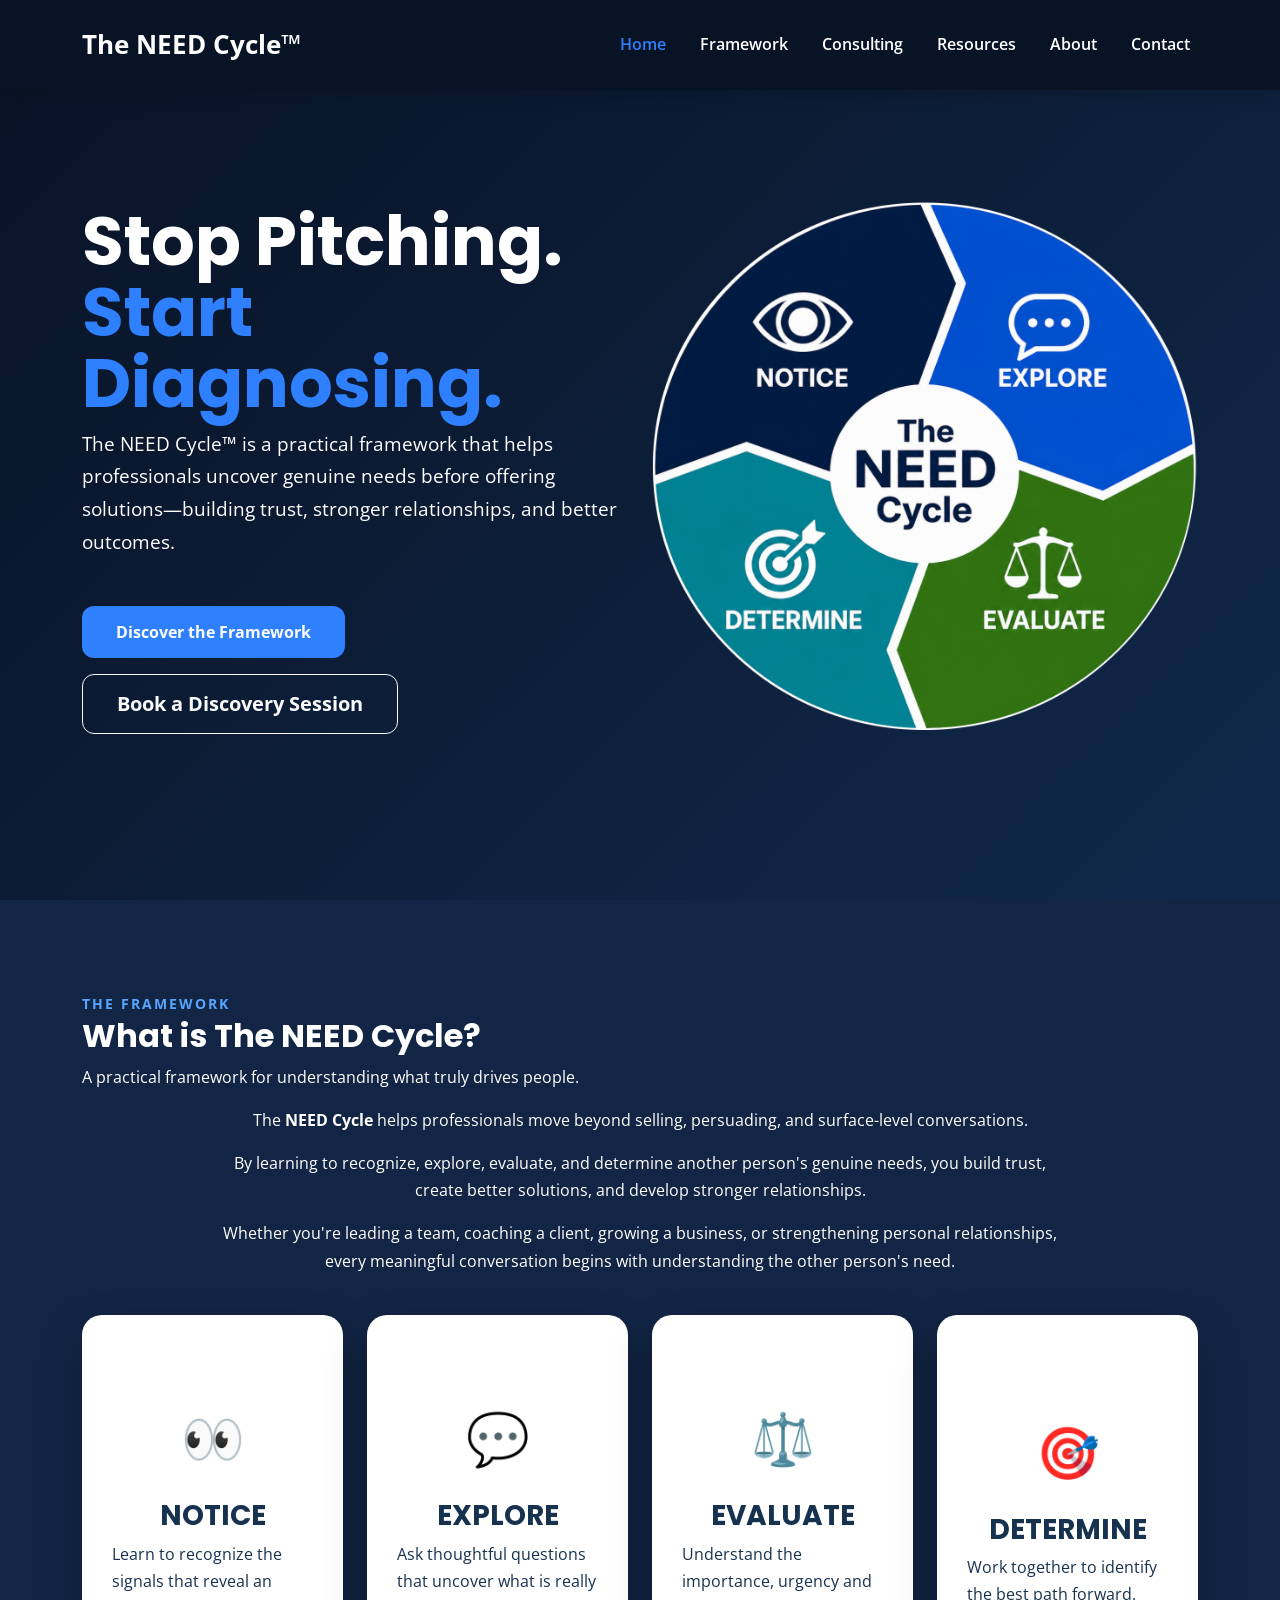
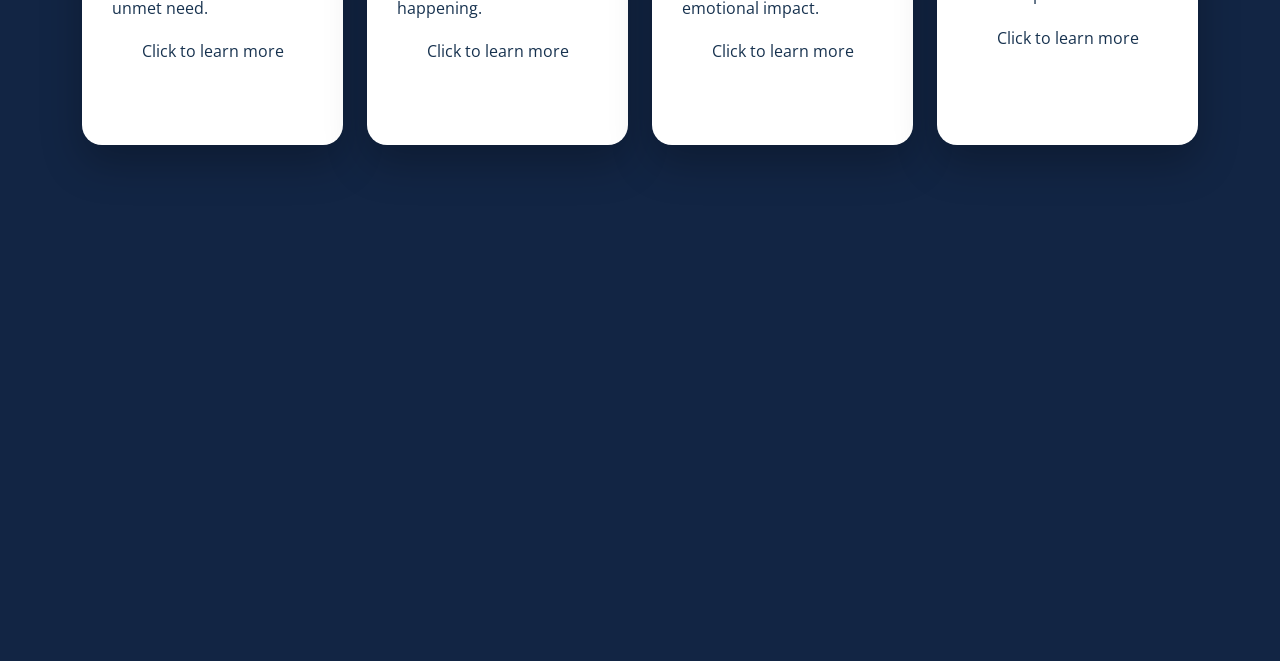
<file: index.html>
<!DOCTYPE html>
<html lang="en">

<head>

    <meta charset="UTF-8">
    <meta name="viewport" content="width=device-width, initial-scale=1.0">

    <title>The NEED Cycle™</title>

    <!-- Bootstrap -->
    <link href="https://cdn.jsdelivr.net/npm/bootstrap@5.3.7/dist/css/bootstrap.min.css" rel="stylesheet">

    <!-- Google Fonts -->
    <link href="https://fonts.googleapis.com/css2?family=Poppins:wght@300;400;600;700;800&family=Open+Sans:wght@300;400;600&display=swap" rel="stylesheet">

    <!-- Custom CSS -->
    <link rel="stylesheet" href="styles.css">

</head>

<body>

<!-- ===========================
     Navigation
=========================== -->

<nav class="navbar navbar-expand-lg navbar-dark fixed-top">

    <div class="container">

        <a class="navbar-brand fw-bold" href="index.html">
            The NEED Cycle™
        </a>

        <button class="navbar-toggler" type="button"
                data-bs-toggle="collapse"
                data-bs-target="#navbar">

            <span class="navbar-toggler-icon"></span>

        </button>

        <div class="collapse navbar-collapse" id="navbar">

            <ul class="navbar-nav ms-auto">

                <li class="nav-item">
                    <a class="nav-link active" href="index.html">Home</a>
                </li>

                <li class="nav-item">
                    <a class="nav-link" href="framework.html">Framework</a>
                </li>

                <li class="nav-item">
                    <a class="nav-link" href="consulting.html">Consulting</a>
                </li>

                <li class="nav-item">
                    <a class="nav-link" href="resources.html">Resources</a>
                </li>

                <li class="nav-item">
                    <a class="nav-link" href="about.html">About</a>
                </li>

                <li class="nav-item">
                    <a class="nav-link" href="contact.html">Contact</a>
                </li>

            </ul>

        </div>

    </div>

</nav>

<!-- ===========================
     Hero Section
=========================== -->

<section class="hero">

<div class="container">

<div class="row align-items-center">

<div class="col-lg-6">

<h1>

Stop Pitching.<br>

<span>Start Diagnosing.</span>

</h1>

<p>

The NEED Cycle™ is a practical framework that helps professionals uncover genuine needs before offering solutions—building trust, stronger relationships, and better outcomes.

</p>

<div class="mt-5 d-flex flex-wrap gap-3">

<a href="#about-framework" class="btn btn-primary">
    Discover the Framework
</a>

<a href="contact.html" class="btn btn-outline-light btn-lg">

Book a Discovery Session

</a>

</div>

</div>

<div class="col-lg-6 text-center">

    <img
        src="images/need-cycle-wheel.png"
        alt="The NEED Cycle Framework"
        class="img-fluid hero-wheel">

</div>

</div>

</div>

</section>

<!-- ==========================
     WHAT IS THE NEED CYCLE
===========================-->

<section id="about-framework">

    <div class="container">

        <div class="section-divider"></div>

        <div class="section-heading">

            <span class="section-tag">
                THE FRAMEWORK
            </span>

            <h2>
                What is The NEED Cycle?
            </h2>

            <p class="section-subtitle">
                A practical framework for understanding what truly drives people.
            </p>

        </div>

        <div class="framework-intro">

            <p>

                The <strong>NEED Cycle</strong> helps professionals move beyond
                selling, persuading, and surface-level conversations.

            </p>

            <p>

                By learning to recognize, explore, evaluate, and determine
                another person's genuine needs, you build trust, create better
                solutions, and develop stronger relationships.

            </p>

            <p>

                Whether you're leading a team, coaching a client, growing a
                business, or strengthening personal relationships, every
                meaningful conversation begins with understanding the other
                person's need.

            </p>

        </div>

        <div class="row g-4 mt-2 justify-content-center">

    <div class="col-md-6 col-xl-3">

        <div class="flip-card" tabindex="0">

            <div class="flip-card-inner">

                <div class="flip-card-front">

                    <div class="need-icon">
                        👀
                    </div>

                    <h3>NOTICE</h3>

                    <p>
                        Learn to recognize the signals that reveal an unmet need.
                    </p>

                    <span class="flip-hint">
                        Click to learn more
                    </span>

                </div>

                <div class="flip-card-back">

                    <h3>NOTICE</h3>

                    <p class="mini-title">
                        Purpose
                    </p>

                    <p>
                        Recognize that a genuine need exists before attempting to solve anything.
                    </p>

                    <ul>

                        <li>Listen for emotion</li>

                        <li>Watch body language</li>

                        <li>Notice repeated concerns</li>

                        <li>Pay attention to hesitation</li>

                    </ul>

                    <p class="quote">

                        "The first need you hear isn't always the real need."

                    </p>

                </div>

            </div>

        </div>

    </div>



    <div class="col-md-6 col-xl-3">

        <div class="flip-card" tabindex="0">

            <div class="flip-card-inner">

                <div class="flip-card-front">

                    <div class="need-icon">
                        💬
                    </div>

                    <h3>EXPLORE</h3>

                    <p>
                        Ask thoughtful questions that uncover what is really happening.
                    </p>

                    <span class="flip-hint">

                        Click to learn more

                    </span>

                </div>

                <div class="flip-card-back">

                    <h3>EXPLORE</h3>

                    <p class="mini-title">

                        Purpose

                    </p>

                    <p>

                        Discover the real story before offering solutions.

                    </p>

                    <ul>

                        <li>Ask open questions</li>

                        <li>Listen more than you speak</li>

                        <li>Stay curious</li>

                        <li>Avoid assumptions</li>

                    </ul>

                </div>

            </div>

        </div>

    </div>



    <div class="col-md-6 col-xl-3">

        <div class="flip-card" tabindex="0">

            <div class="flip-card-inner">

                <div class="flip-card-front">

                    <div class="need-icon">

                        ⚖️

                    </div>

                    <h3>EVALUATE</h3>

                    <p>

                        Understand the importance, urgency and emotional impact.

                    </p>

                    <span class="flip-hint">

                        Click to learn more

                    </span>

                </div>

                <div class="flip-card-back">

                    <h3>EVALUATE</h3>

                    <p class="mini-title">

                        Purpose

                    </p>

                    <p>

                        Measure what truly matters before moving forward.

                    </p>

                    <ul>

                        <li>How important is it?</li>

                        <li>What's the cost?</li>

                        <li>Who is affected?</li>

                        <li>What emotions exist?</li>

                    </ul>

                </div>

            </div>

        </div>

    </div>



    <div class="col-md-6 col-xl-3">

        <div class="flip-card" tabindex="0">

            <div class="flip-card-inner">

                <div class="flip-card-front">

                    <div class="need-icon">

                        🎯

                    </div>

                    <h3>DETERMINE</h3>

                    <p>

                        Work together to identify the best path forward.

                    </p>

                    <span class="flip-hint">

                        Click to learn more

                    </span>

                </div>

                <div class="flip-card-back">

                    <h3>DETERMINE</h3>

                    <p class="mini-title">

                        Purpose

                    </p>

                    <p>

                        Agree on meaningful action together.

                    </p>

                    <ul>

                        <li>Choose the best solution</li>

                        <li>Create a plan</li>

                        <li>Remove barriers</li>

                        <li>Commit to action</li>

                    </ul>

                </div>

            </div>

        </div>

    </div>



    <div id="lesson-complete" class="lesson-complete">

    <div class="completion-icon">
        🎉
    </div>

    <h3>Congratulations!</h3>

    <p>
        You've just completed your first lesson in
        <strong>The NEED Cycle™.</strong>
    </p>

    <p>
        Understanding another person's genuine needs is the
        foundation of stronger leadership, better sales,
        deeper coaching, and healthier relationships.
    </p>

    <a href="#" class="btn btn-primary btn-lg mt-3">
        Continue Your Journey →
    </a>

</div>

</div> <!-- lesson-complete -->

</div> <!-- row -->

</div> <!-- container -->

</section>

<script src="https://cdn.jsdelivr.net/npm/bootstrap@5.3.7/dist/js/bootstrap.bundle.min.js"></script>

<script src="script.js"></script>

</body>

</html>
</file>
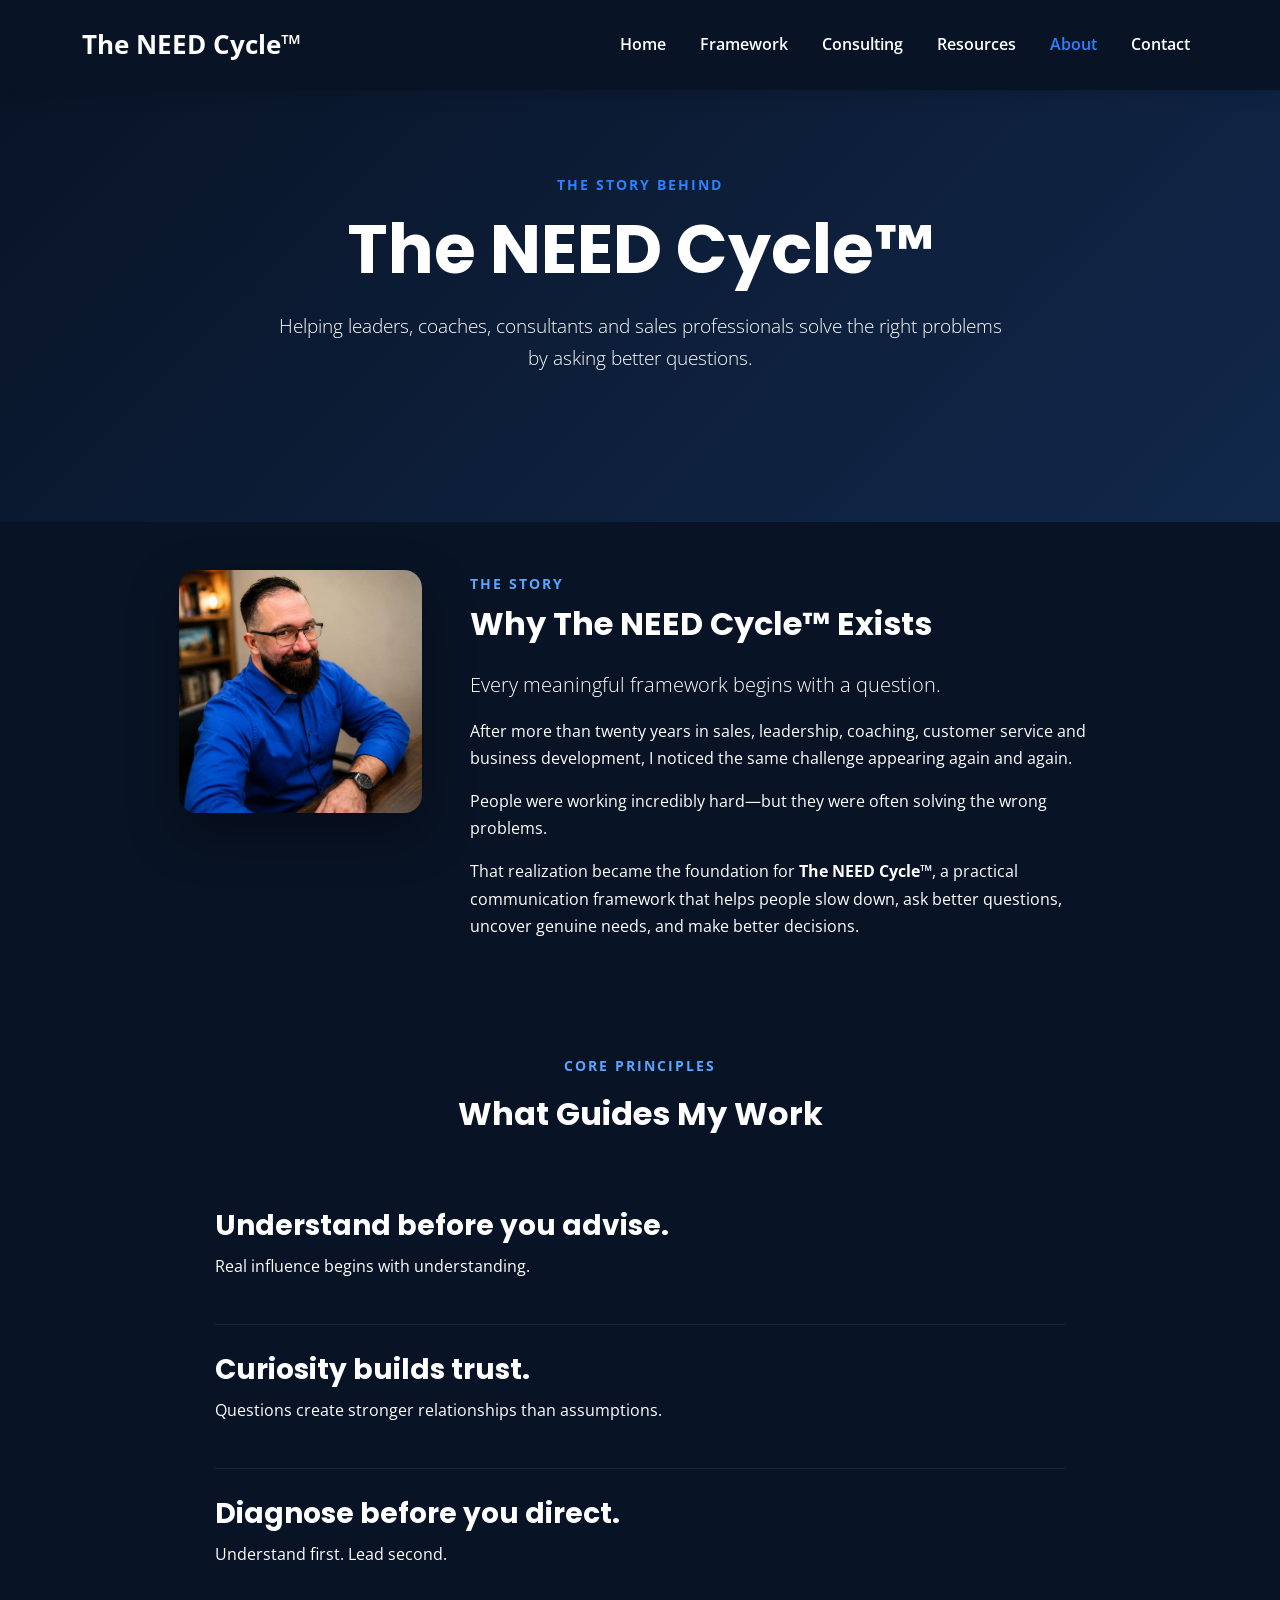
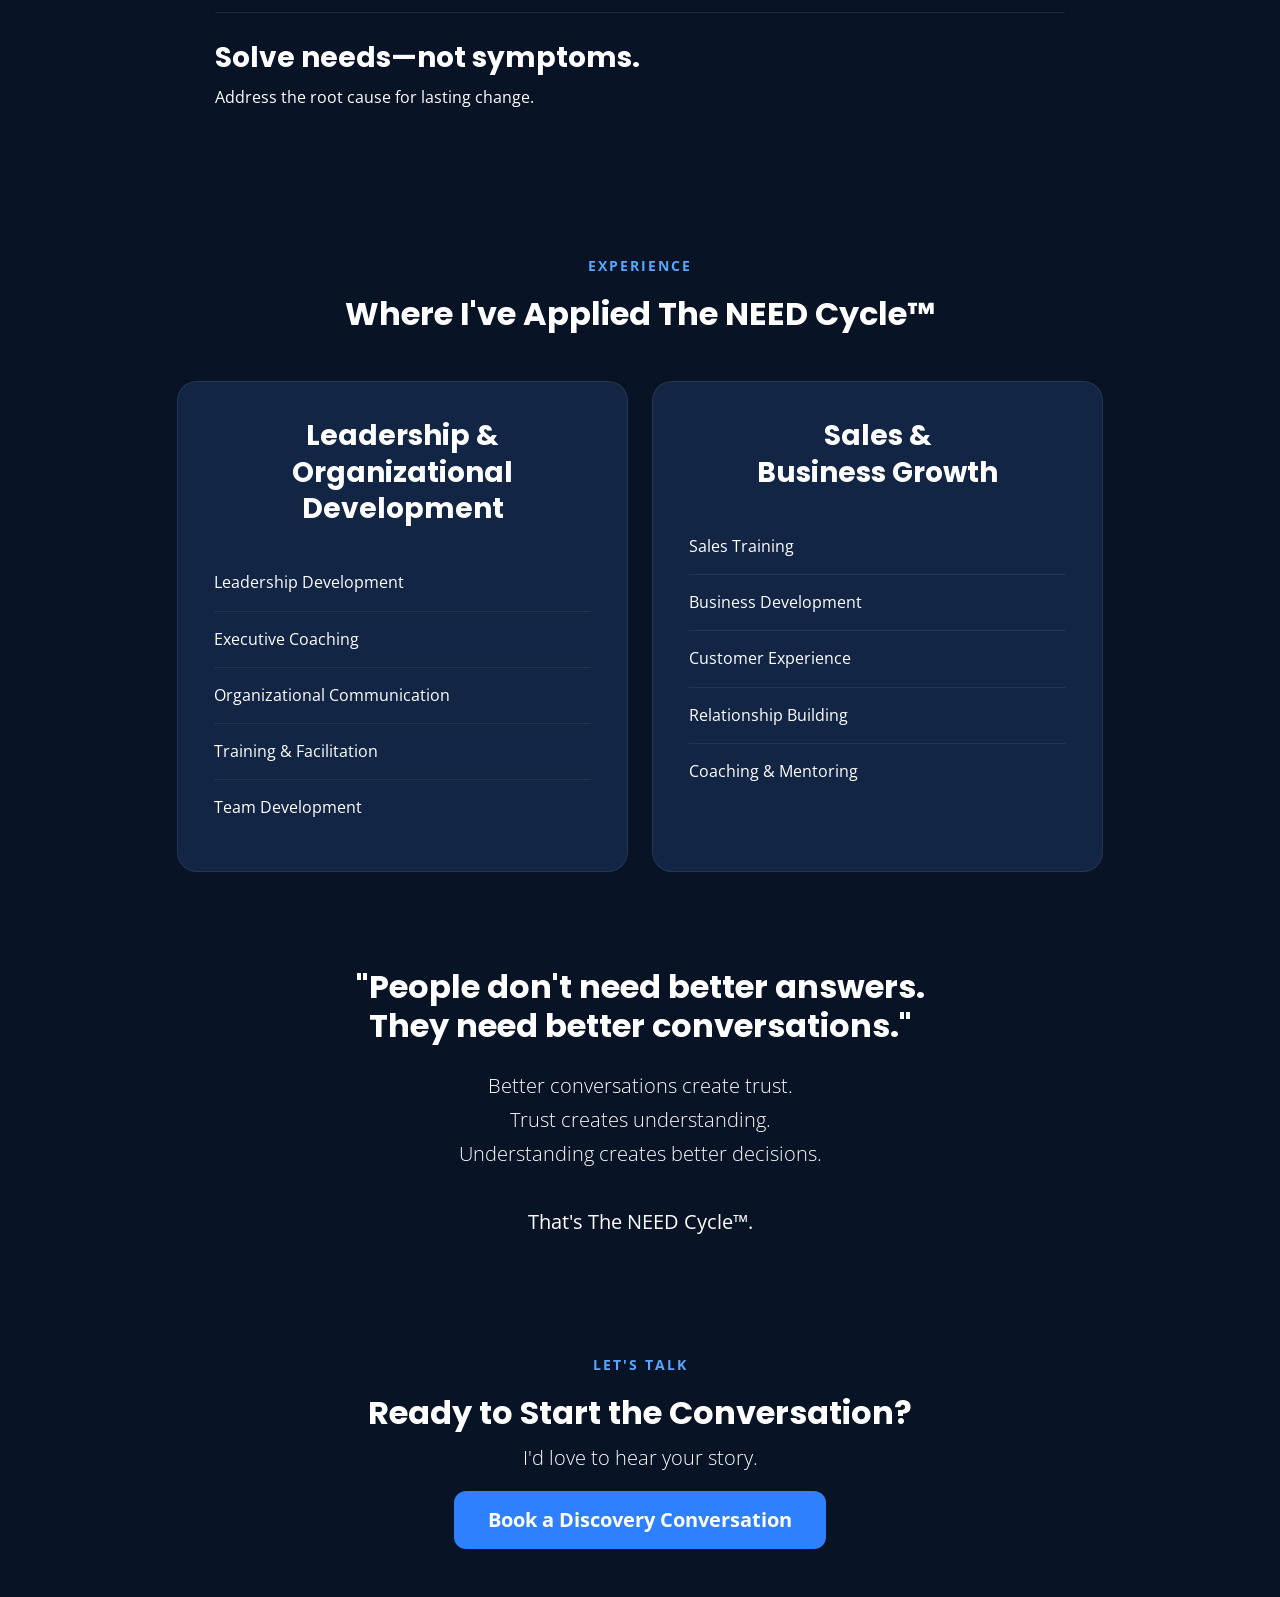
<file: about.html>
<!DOCTYPE html>
<html lang="en">
<head>
<meta charset="UTF-8">
<meta name="viewport" content="width=device-width, initial-scale=1.0">
<title>About | The NEED Cycle™</title>

<link href="https://cdn.jsdelivr.net/npm/bootstrap@5.3.7/dist/css/bootstrap.min.css" rel="stylesheet">
<link href="https://fonts.googleapis.com/css2?family=Poppins:wght@300;400;600;700;800&family=Open+Sans:wght@300;400;600&display=swap" rel="stylesheet">
<link rel="stylesheet" href="styles.css">
</head>
<body>

<nav class="navbar navbar-expand-lg navbar-dark fixed-top">
<div class="container">
<a class="navbar-brand fw-bold" href="index.html">The NEED Cycle™</a>

<button class="navbar-toggler" type="button" data-bs-toggle="collapse" data-bs-target="#navbar">
<span class="navbar-toggler-icon"></span>
</button>

<div class="collapse navbar-collapse" id="navbar">
<ul class="navbar-nav ms-auto">
<li class="nav-item"><a class="nav-link" href="index.html">Home</a></li>
<li class="nav-item"><a class="nav-link" href="framework.html">Framework</a></li>
<li class="nav-item"><a class="nav-link" href="consulting.html">Consulting</a></li>
<li class="nav-item"><a class="nav-link" href="resources.html">Resources</a></li>
<li class="nav-item"><a class="nav-link active" href="about.html">About</a></li>
<li class="nav-item"><a class="nav-link" href="contact.html">Contact</a></li>
</ul>
</div>
</div>
</nav>

<section class="hero hero-sm">
<div class="container">
<div class="row justify-content-center text-center">
<div class="col-lg-8">
<span class="section-tag">THE STORY BEHIND</span>
<h1 class="mt-3">The NEED Cycle™</h1>
<p class="lead mt-4">Helping leaders, coaches, consultants and sales professionals solve the right problems by asking better questions.</p>
</div>
</div>
</div>
</section>

<section class="py-5">
<div class="container">
<div class="row justify-content-center align-items-start g-5">

<div class="col-lg-3 text-center">
<img src="images/kevin-young.jpg" class="img-fluid about-photo" alt="Kevin Young">
</div>

<div class="col-lg-7">
<span class="section-tag">THE STORY</span>
<h2 class="mt-2 mb-4">Why The NEED Cycle™ Exists</h2>

<p class="lead">Every meaningful framework begins with a question.</p>

<p>After more than twenty years in sales, leadership, coaching, customer service and business development, I noticed the same challenge appearing again and again.</p>

<p>People were working incredibly hard—but they were often solving the wrong problems.</p>

<p>That realization became the foundation for <strong>The NEED Cycle™</strong>, a practical communication framework that helps people slow down, ask better questions, uncover genuine needs, and make better decisions.</p>
</div>

</div>
</div>
</section>

<section class="py-5 about-dark">
<div class="container">
<div class="text-center mb-5">
<span class="section-tag">CORE PRINCIPLES</span>
<h2 class="text-white mt-3">What Guides My Work</h2>
</div>

<div class="principles">
<div class="belief-item"><h3>Understand before you advise.</h3><p>Real influence begins with understanding.</p></div>
<div class="belief-item"><h3>Curiosity builds trust.</h3><p>Questions create stronger relationships than assumptions.</p></div>
<div class="belief-item"><h3>Diagnose before you direct.</h3><p>Understand first. Lead second.</p></div>
<div class="belief-item"><h3>Solve needs—not symptoms.</h3><p>Address the root cause for lasting change.</p></div>
</div>
</div>
</section>

<section class="py-5">
<div class="container">
<div class="text-center mb-5">
<span class="section-tag">EXPERIENCE</span>
<h2 class="mt-3">Where I've Applied The NEED Cycle™</h2>
</div>

<div class="row justify-content-center g-4">

<div class="col-lg-5">
<div class="expertise-card">
<h3>Leadership &<br>Organizational Development</h3>
<ul class="experience-list">
<li>Leadership Development</li>
<li>Executive Coaching</li>
<li>Organizational Communication</li>
<li>Training & Facilitation</li>
<li>Team Development</li>
</ul>
</div>
</div>

<div class="col-lg-5">
<div class="expertise-card">
<h3>Sales &<br>Business Growth</h3>
<ul class="experience-list">
<li>Sales Training</li>
<li>Business Development</li>
<li>Customer Experience</li>
<li>Relationship Building</li>
<li>Coaching & Mentoring</li>
</ul>
</div>
</div>

</div>
</div>
</section>

<section class="py-5 about-dark text-center">
<div class="container">
<h2>"People don't need better answers.<br>They need better conversations."</h2>
<p class="lead mt-4">Better conversations create trust.<br>Trust creates understanding.<br>Understanding creates better decisions.<br><br><strong>That's The NEED Cycle™.</strong></p>
</div>
</section>

<section class="py-5 text-center">
<div class="container">
<span class="section-tag">LET'S TALK</span>
<h2 class="mt-3">Ready to Start the Conversation?</h2>
<p class="lead">I'd love to hear your story.</p>
<a href="contact.html" class="btn btn-primary btn-lg">Book a Discovery Conversation</a>
</div>
</section>

<script src="https://cdn.jsdelivr.net/npm/bootstrap@5.3.7/dist/js/bootstrap.bundle.min.js"></script>
</body>
</html>
</file>
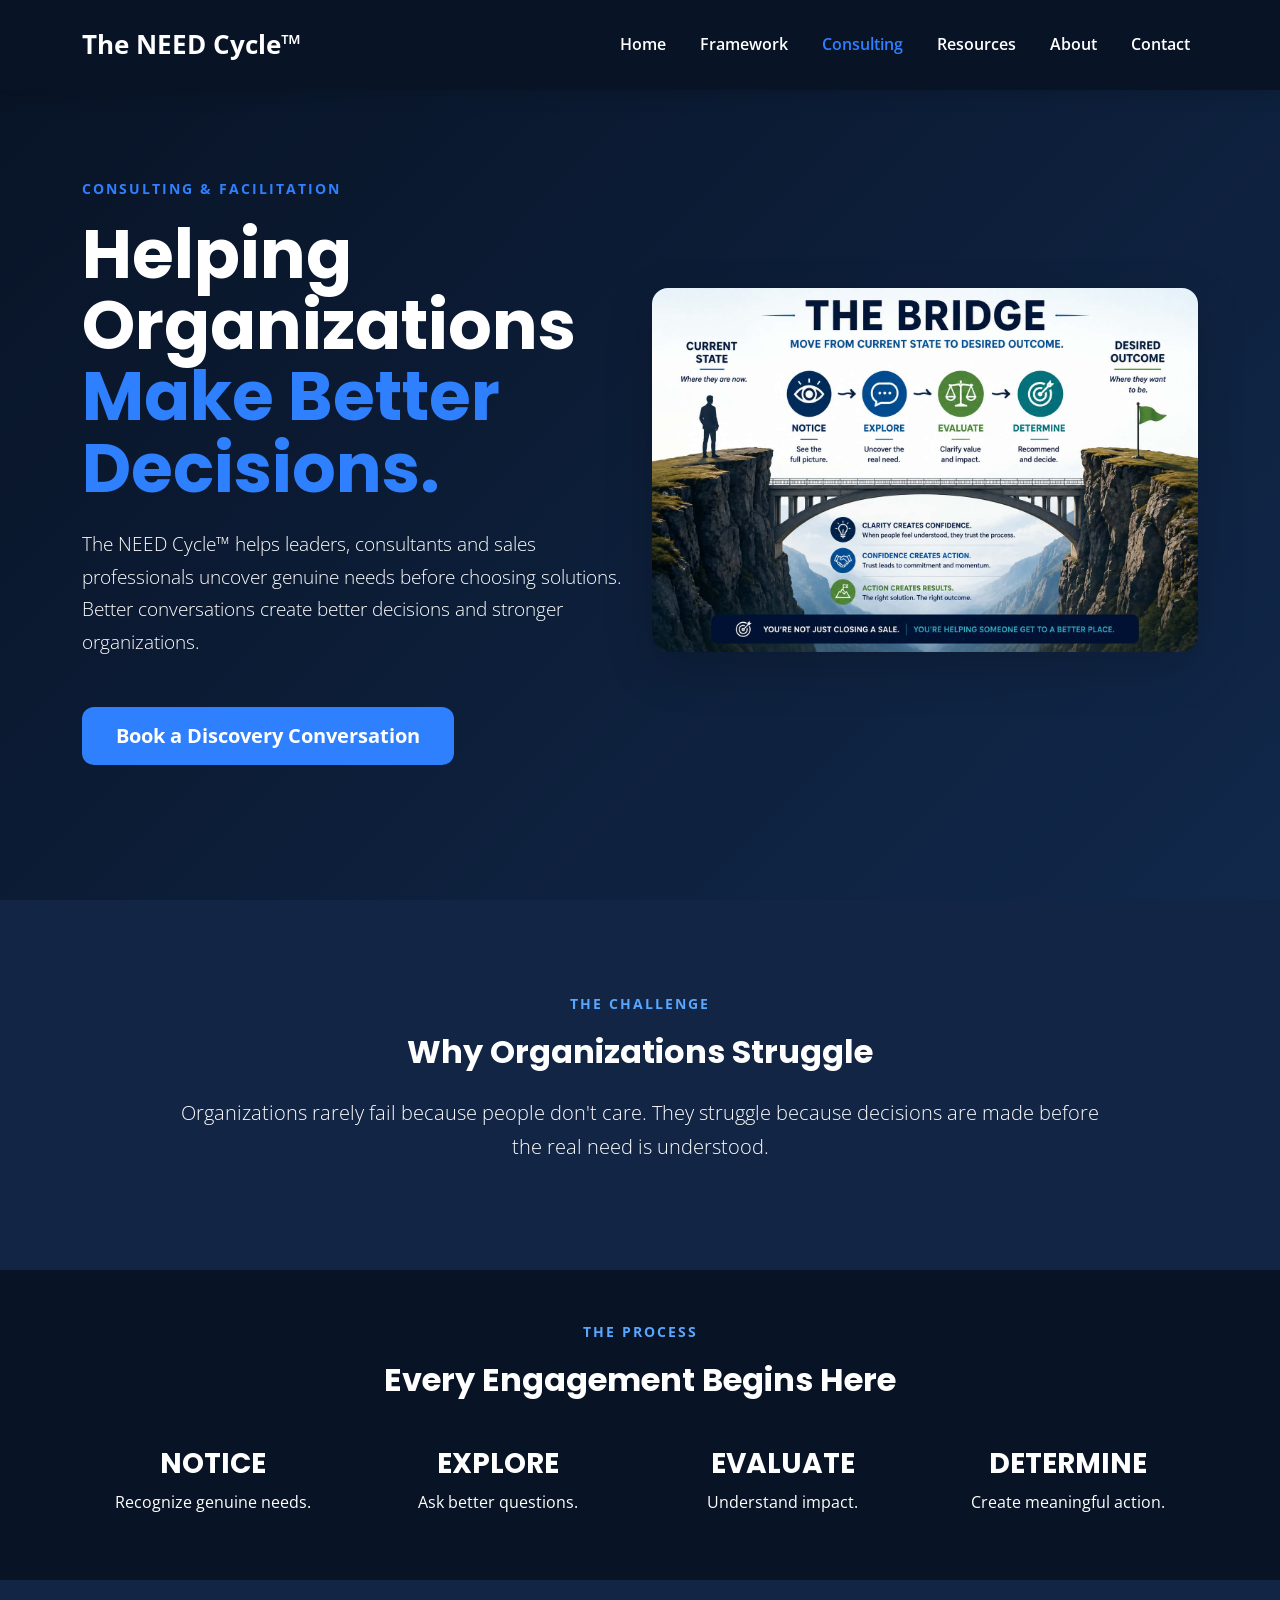
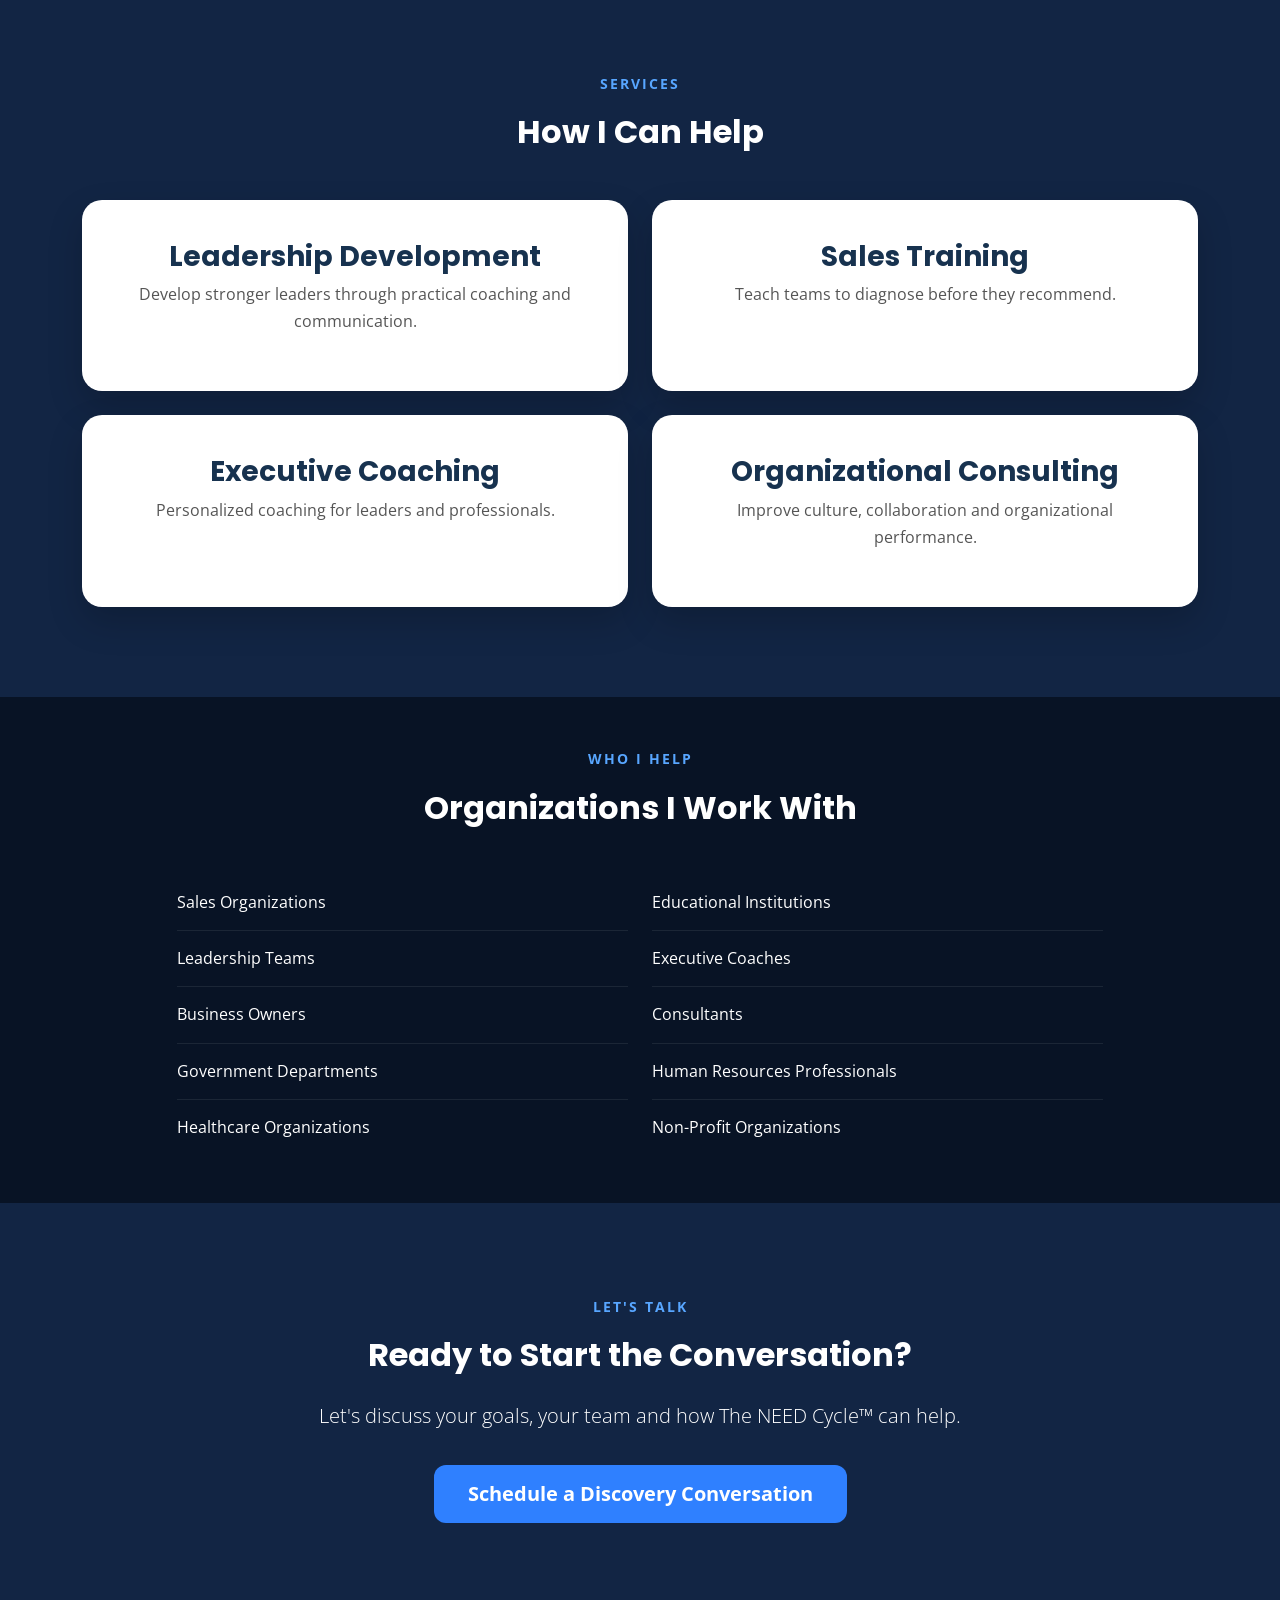
<file: consulting.html>
<!DOCTYPE html>
<html lang="en">
<head>
<meta charset="UTF-8">
<meta name="viewport" content="width=device-width, initial-scale=1.0">
<title>Consulting | The NEED Cycle™</title>

<link href="https://cdn.jsdelivr.net/npm/bootstrap@5.3.7/dist/css/bootstrap.min.css" rel="stylesheet">
<link href="https://fonts.googleapis.com/css2?family=Poppins:wght@300;400;600;700;800&family=Open+Sans:wght@300;400;600&display=swap" rel="stylesheet">
<link rel="stylesheet" href="styles.css">
</head>
<body>

<nav class="navbar navbar-expand-lg navbar-dark fixed-top">
<div class="container">
<a class="navbar-brand fw-bold" href="index.html">The NEED Cycle™</a>
<button class="navbar-toggler" type="button" data-bs-toggle="collapse" data-bs-target="#navbar">
<span class="navbar-toggler-icon"></span>
</button>
<div class="collapse navbar-collapse" id="navbar">
<ul class="navbar-nav ms-auto">
<li class="nav-item"><a class="nav-link" href="index.html">Home</a></li>
<li class="nav-item"><a class="nav-link" href="framework.html">Framework</a></li>
<li class="nav-item"><a class="nav-link active" href="consulting.html">Consulting</a></li>
<li class="nav-item"><a class="nav-link" href="resources.html">Resources</a></li>
<li class="nav-item"><a class="nav-link" href="about.html">About</a></li>
<li class="nav-item"><a class="nav-link" href="contact.html">Contact</a></li>
</ul>
</div>
</div>
</nav>

<!-- HERO -->
<section class="hero">
<div class="container">
<div class="row align-items-center gy-5">

<div class="col-lg-6">
<span class="section-tag">CONSULTING & FACILITATION</span>

<h1 class="mt-3">
Helping Organizations<br>
<span>Make Better Decisions.</span>
</h1>

<p class="lead mt-4">
The NEED Cycle™ helps leaders, consultants and sales professionals uncover genuine needs before choosing solutions. Better conversations create better decisions and stronger organizations.
</p>

<div class="mt-5">
<a href="contact.html" class="btn btn-primary btn-lg">Book a Discovery Conversation</a>
</div>
</div>

<div class="col-lg-6 text-center">

<img src="images/the-bridge.jpg"
     alt="Kevin Young standing on the bridge"
     class="img-fluid rounded-4 shadow-lg hero-photo">

</div>

</div>
</div>
</section>

<section id="about-framework">
<div class="container">
<div class="row justify-content-center">
<div class="col-lg-10 text-center">
<span class="section-tag">THE CHALLENGE</span>
<h2 class="mt-3">Why Organizations Struggle</h2>
<p class="lead mt-4">
Organizations rarely fail because people don't care. They struggle because decisions are made before the real need is understood.
</p>
</div>
</div>
</div>
</section>

<section class="py-5" style="background:#081325;">
<div class="container">
<div class="text-center mb-5">
<span class="section-tag">THE PROCESS</span>
<h2 class="mt-3">Every Engagement Begins Here</h2>
</div>

<div class="row text-center g-4">
<div class="col-md-3"><h3>NOTICE</h3><p>Recognize genuine needs.</p></div>
<div class="col-md-3"><h3>EXPLORE</h3><p>Ask better questions.</p></div>
<div class="col-md-3"><h3>EVALUATE</h3><p>Understand impact.</p></div>
<div class="col-md-3"><h3>DETERMINE</h3><p>Create meaningful action.</p></div>
</div>
</div>
</section>

<section id="about-framework">
<div class="container">
<div class="text-center mb-5">
<span class="section-tag">SERVICES</span>
<h2 class="mt-3">How I Can Help</h2>
</div>

<div class="row g-4">
<div class="col-md-6"><div class="service-card"><h3>Leadership Development</h3><p>Develop stronger leaders through practical coaching and communication.</p></div></div>
<div class="col-md-6"><div class="service-card"><h3>Sales Training</h3><p>Teach teams to diagnose before they recommend.</p></div></div>
<div class="col-md-6"><div class="service-card"><h3>Executive Coaching</h3><p>Personalized coaching for leaders and professionals.</p></div></div>
<div class="col-md-6"><div class="service-card"><h3>Organizational Consulting</h3><p>Improve culture, collaboration and organizational performance.</p></div></div>
</div>
</div>
</section>

<section class="py-5" style="background:#081325;">
<div class="container">
<div class="text-center mb-5">
<span class="section-tag">WHO I HELP</span>
<h2 class="mt-3">Organizations I Work With</h2>
</div>

<div class="row justify-content-center">
<div class="col-lg-5">
<ul class="experience-list">
<li>Sales Organizations</li>
<li>Leadership Teams</li>
<li>Business Owners</li>
<li>Government Departments</li>
<li>Healthcare Organizations</li>
</ul>
</div>
<div class="col-lg-5">
<ul class="experience-list">
<li>Educational Institutions</li>
<li>Executive Coaches</li>
<li>Consultants</li>
<li>Human Resources Professionals</li>
<li>Non-Profit Organizations</li>
</ul>
</div>
</div>
</div>
</section>

<section id="about-framework">
<div class="container text-center">
<span class="section-tag">LET'S TALK</span>
<h2 class="mt-3">Ready to Start the Conversation?</h2>
<p class="lead mt-4">Let's discuss your goals, your team and how The NEED Cycle™ can help.</p>
<a href="contact.html" class="btn btn-primary btn-lg mt-3">Schedule a Discovery Conversation</a>
</div>
</section>

<script src="https://cdn.jsdelivr.net/npm/bootstrap@5.3.7/dist/js/bootstrap.bundle.min.js"></script>
</body>
</html>
</file>
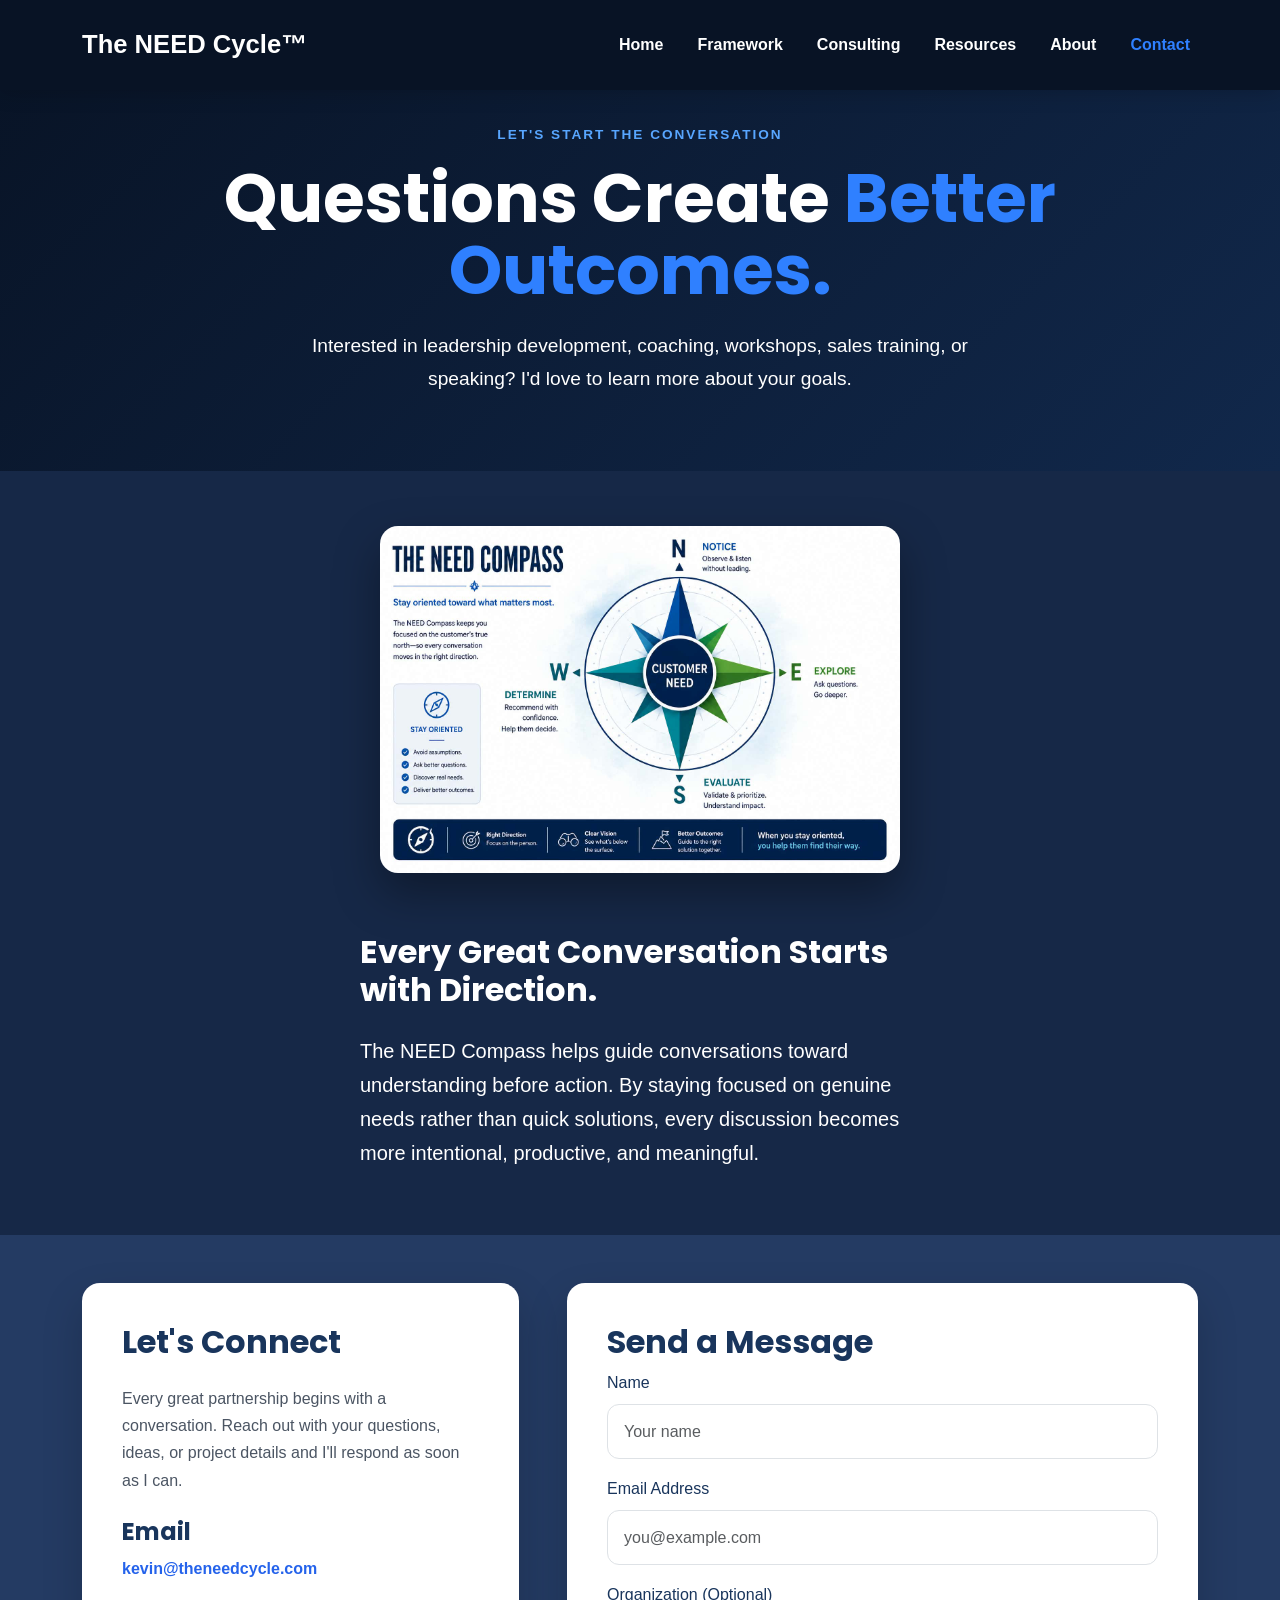
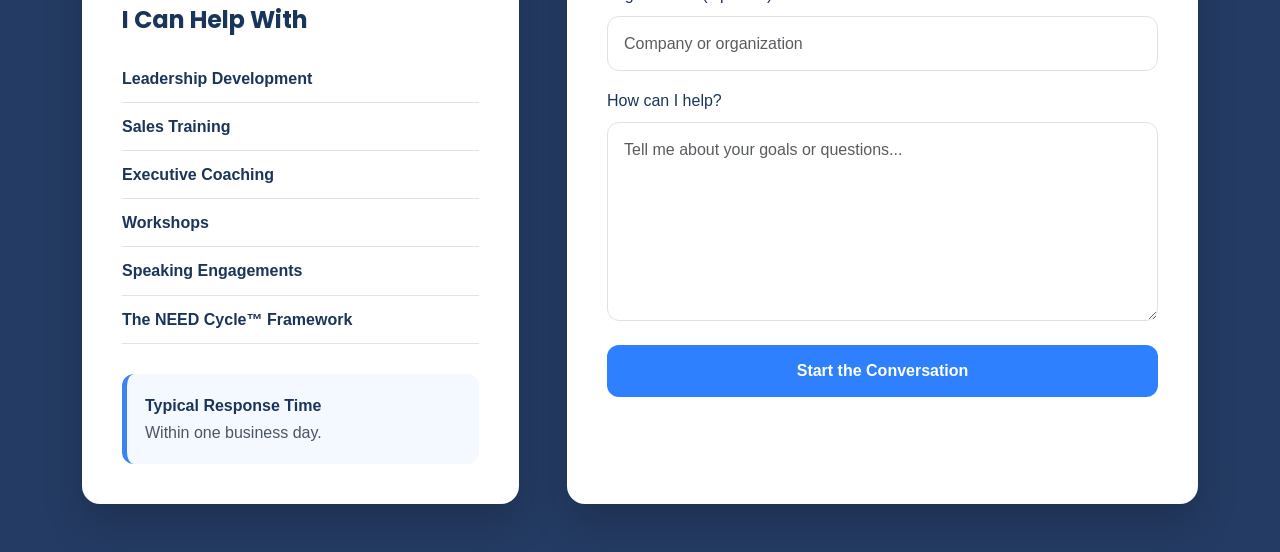
<file: contact.html>
<!DOCTYPE html>
<html lang="en">
<head>
<meta charset="UTF-8">
<meta name="viewport" content="width=device-width, initial-scale=1.0">
<title>Contact | The NEED Cycle™</title>

<link href="https://cdn.jsdelivr.net/npm/bootstrap@5.3.7/dist/css/bootstrap.min.css" rel="stylesheet">
<link href="https://fonts.googleapis.com/css2?family=Poppins:wght@300;400;600;700;800&display=swap" rel="stylesheet">
<link rel="stylesheet" href="styles.css">

<style>
.hero{padding:120px 0 60px!important;min-height:auto!important;}
.compass-section{background:#162847;padding:55px 0 65px;}
.compass-wrap{display:flex;align-items:center;justify-content:center;gap:60px;flex-wrap:wrap;}
.compass-text{max-width:560px;}
.compass-img{
    width:520px;
    max-width:100%;
    border-radius:18px;
    box-shadow:0 20px 45px rgba(0,0,0,.35);
}
.contact-card{background:#fff;border-radius:18px;padding:40px;height:100%;box-shadow:0 18px 40px rgba(0,0,0,.18);}
.contact-card h2,.contact-card h4,.form-label{color:#19355c!important;}
.contact-card p,.contact-card div{color:#4b5563!important;}
.contact-card a{color:#2563eb!important;text-decoration:none;font-weight:600;}
.services{list-style:none;padding:0;margin:20px 0 30px;}
.services li{padding:10px 0;border-bottom:1px solid #dbe4f0;color:#19355c!important;font-weight:600;}
.response{background:#f4f8ff;border-left:5px solid #3b82f6;border-radius:12px;padding:18px;}
.form-control{border-radius:12px;padding:.9rem 1rem;}
.btn-send{width:100%;padding:14px;font-weight:700;}
</style>
</head>
<body>

<nav class="navbar navbar-expand-lg navbar-dark fixed-top">
<div class="container">
<a class="navbar-brand fw-bold" href="index.html">The NEED Cycle™</a>

<button class="navbar-toggler" type="button" data-bs-toggle="collapse" data-bs-target="#mainNav"
aria-controls="mainNav" aria-expanded="false" aria-label="Toggle navigation">
<span class="navbar-toggler-icon"></span>
</button>

<div class="collapse navbar-collapse" id="mainNav">
<ul class="navbar-nav ms-auto">
<li class="nav-item"><a class="nav-link" href="index.html">Home</a></li>
<li class="nav-item"><a class="nav-link" href="framework.html">Framework</a></li>
<li class="nav-item"><a class="nav-link" href="consulting.html">Consulting</a></li>
<li class="nav-item"><a class="nav-link" href="resources.html">Resources</a></li>
<li class="nav-item"><a class="nav-link" href="about.html">About</a></li>
<li class="nav-item"><a class="nav-link active" href="contact.html">Contact</a></li>
</ul>
</div>
</div>
</nav>

<section class="hero">
<div class="container text-center">
<div class="section-tag">LET'S START THE CONVERSATION</div>
<h1 class="mt-3">Questions Create <span>Better Outcomes.</span></h1>
<p class="lead col-lg-8 mx-auto mt-4">Interested in leadership development, coaching, workshops, sales training, or speaking? I'd love to learn more about your goals.</p>
</div>
</section>

<section class="compass-section">
<div class="container">
<div class="compass-wrap">

<div>
<img src="images/need-compass.jpg" alt="The NEED Compass" class="compass-img img-fluid">
</div>

<div class="compass-text text-white">
<h2 class="mb-4">Every Great Conversation Starts with Direction.</h2>
<p class="lead mb-0">
The NEED Compass helps guide conversations toward understanding before action. By staying focused on genuine needs rather than quick solutions, every discussion becomes more intentional, productive, and meaningful.
</p>
</div>

</div>
</div>
</section>

<section class="py-5" style="background:#243b63;">
<div class="container">
<div class="row g-5">
<div class="col-lg-5">
<div class="contact-card">
<h2>Let's Connect</h2>
<p class="mt-4">Every great partnership begins with a conversation. Reach out with your questions, ideas, or project details and I'll respond as soon as I can.</p>
<h4 class="mt-4">Email</h4>
<p><a href="mailto:kevin@theneedcycle.com">kevin@theneedcycle.com</a></p>
<h4 class="mt-4">I Can Help With</h4>
<ul class="services">
<li>Leadership Development</li>
<li>Sales Training</li>
<li>Executive Coaching</li>
<li>Workshops</li>
<li>Speaking Engagements</li>
<li>The NEED Cycle™ Framework</li>
</ul>
<div class="response">
<strong style="color:#19355c!important;">Typical Response Time</strong><br>
Within one business day.
</div>
</div>
</div>

<div class="col-lg-7">
<div class="contact-card">
<h2>Send a Message</h2>
<form action="https://formsubmit.co/kevin@theneedcycle.com" method="POST">
<input type="hidden" name="_subject" value="New message from The NEED Cycle website">
<input type="hidden" name="_captcha" value="false">

<div class="mb-3">
<label class="form-label">Name</label>
<input class="form-control" name="name" placeholder="Your name" required>
</div>
<div class="mb-3">
<label class="form-label">Email Address</label>
<input class="form-control" type="email" name="email" placeholder="you@example.com" required>
</div>
<div class="mb-3">
<label class="form-label">Organization (Optional)</label>
<input class="form-control" name="organization" placeholder="Company or organization">
</div>
<div class="mb-4">
<label class="form-label">How can I help?</label>
<textarea class="form-control" rows="7" name="message" placeholder="Tell me about your goals or questions..." required></textarea>
</div>
<button class="btn btn-primary btn-send">Start the Conversation</button>
</form>
</div>
</div>
</div>
</div>
</section>

<script src="https://cdn.jsdelivr.net/npm/bootstrap@5.3.7/dist/js/bootstrap.bundle.min.js"></script>
</body>
</html>
</file>
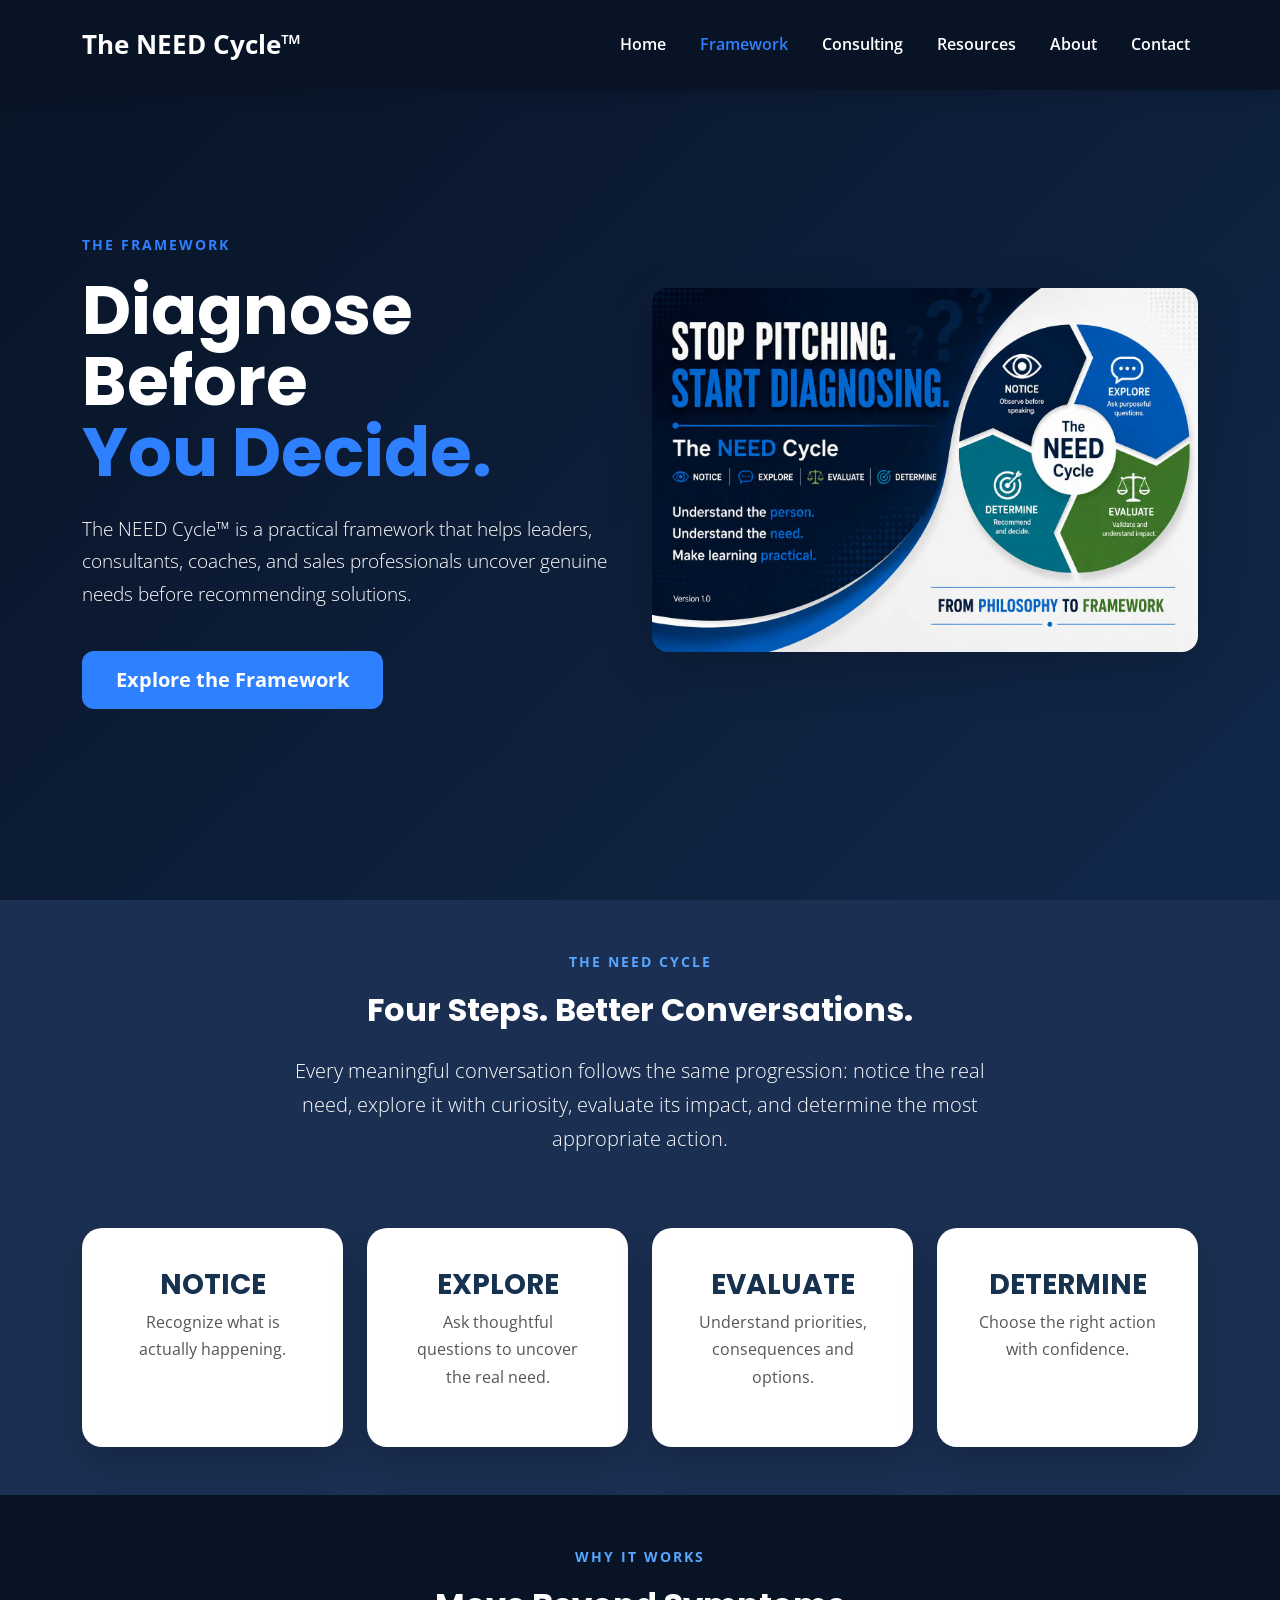
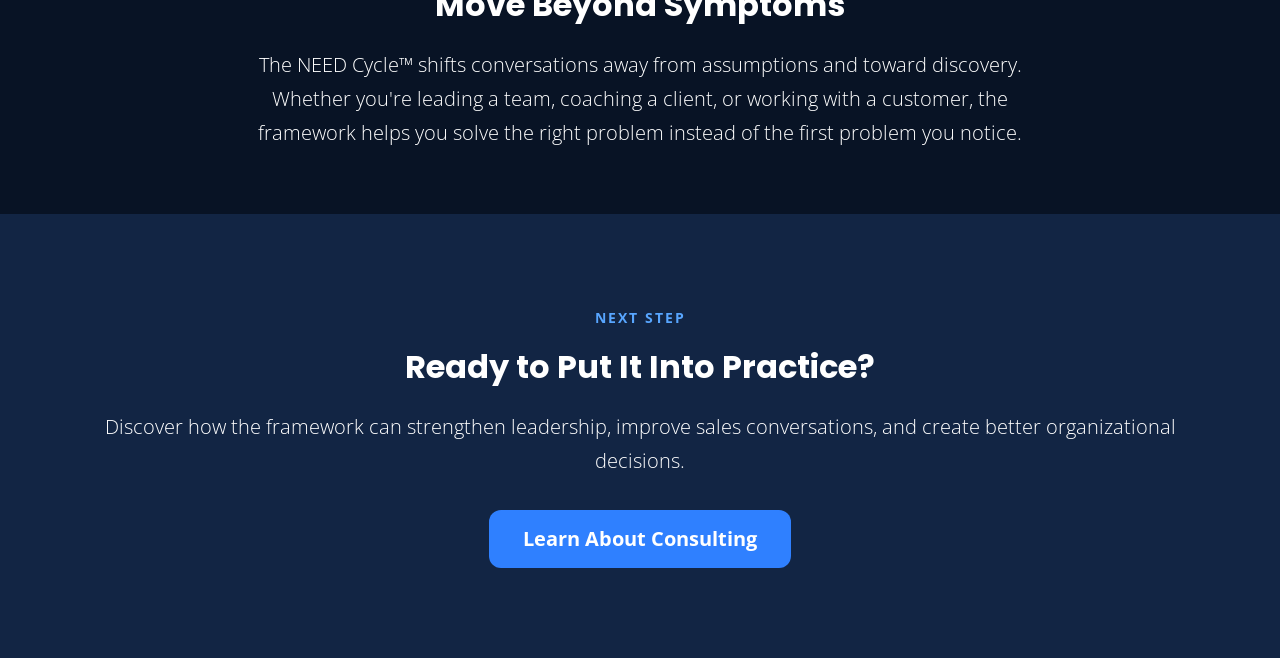
<file: framework.html>
<!DOCTYPE html>
<html lang="en">
<head>
<meta charset="UTF-8">
<meta name="viewport" content="width=device-width, initial-scale=1.0">
<title>Framework | The NEED Cycle™</title>

<link href="https://cdn.jsdelivr.net/npm/bootstrap@5.3.7/dist/css/bootstrap.min.css" rel="stylesheet">
<link href="https://fonts.googleapis.com/css2?family=Poppins:wght@300;400;600;700;800&family=Open+Sans:wght@300;400;600&display=swap" rel="stylesheet">
<link rel="stylesheet" href="styles.css">
</head>
<body>

<nav class="navbar navbar-expand-lg navbar-dark fixed-top">
<div class="container">
<a class="navbar-brand fw-bold" href="index.html">The NEED Cycle™</a>

<button class="navbar-toggler" type="button" data-bs-toggle="collapse" data-bs-target="#navbar">
<span class="navbar-toggler-icon"></span>
</button>

<div class="collapse navbar-collapse" id="navbar">
<ul class="navbar-nav ms-auto">
<li class="nav-item"><a class="nav-link" href="index.html">Home</a></li>
<li class="nav-item"><a class="nav-link active" href="framework.html">Framework</a></li>
<li class="nav-item"><a class="nav-link" href="consulting.html">Consulting</a></li>
<li class="nav-item"><a class="nav-link" href="resources.html">Resources</a></li>
<li class="nav-item"><a class="nav-link" href="about.html">About</a></li>
<li class="nav-item"><a class="nav-link" href="contact.html">Contact</a></li>
</ul>
</div>
</div>
</nav>

<section class="hero">
<div class="container">
<div class="row align-items-center gy-5">

<div class="col-lg-6">
<span class="section-tag">THE FRAMEWORK</span>

<h1 class="mt-3">
Diagnose Before
<br><span>You Decide.</span>
</h1>

<p class="lead mt-4">
The NEED Cycle™ is a practical framework that helps leaders, consultants, coaches, and sales professionals uncover genuine needs before recommending solutions.
</p>

<a href="#cycle" class="btn btn-primary btn-lg mt-4">Explore the Framework</a>
</div>

<div class="col-lg-6 text-center">
<img src="images/need-cycle-cover.jpg"
     class="img-fluid rounded-4 shadow-lg"
     alt="The NEED Cycle cover">
</div>

</div>
</div>
</section>

<section id="cycle" class="py-5" style="background:#1b2f52;">
<div class="container text-center">
<span class="section-tag">THE NEED CYCLE</span>
<h2 class="mt-3">Four Steps. Better Conversations.</h2>
<p class="lead col-lg-8 mx-auto mt-4">
Every meaningful conversation follows the same progression: notice the real need, explore it with curiosity, evaluate its impact, and determine the most appropriate action.
</p>

<div class="row g-4 mt-5">
<div class="col-md-3"><div class="service-card"><h3>NOTICE</h3><p>Recognize what is actually happening.</p></div></div>
<div class="col-md-3"><div class="service-card"><h3>EXPLORE</h3><p>Ask thoughtful questions to uncover the real need.</p></div></div>
<div class="col-md-3"><div class="service-card"><h3>EVALUATE</h3><p>Understand priorities, consequences and options.</p></div></div>
<div class="col-md-3"><div class="service-card"><h3>DETERMINE</h3><p>Choose the right action with confidence.</p></div></div>
</div>
</div>
</section>

<section class="py-5" style="background:#081325;">
<div class="container">
<div class="row justify-content-center">
<div class="col-lg-9 text-center">
<span class="section-tag">WHY IT WORKS</span>
<h2 class="mt-3">Move Beyond Symptoms</h2>
<p class="lead mt-4">
The NEED Cycle™ shifts conversations away from assumptions and toward discovery. Whether you're leading a team, coaching a client, or working with a customer, the framework helps you solve the right problem instead of the first problem you notice.
</p>
</div>
</div>
</div>
</section>

<section id="about-framework">
<div class="container text-center">
<span class="section-tag">NEXT STEP</span>
<h2 class="mt-3">Ready to Put It Into Practice?</h2>
<p class="lead mt-4">
Discover how the framework can strengthen leadership, improve sales conversations, and create better organizational decisions.
</p>
<a href="consulting.html" class="btn btn-primary btn-lg mt-3">Learn About Consulting</a>
</div>
</section>

<script src="https://cdn.jsdelivr.net/npm/bootstrap@5.3.7/dist/js/bootstrap.bundle.min.js"></script>
</body>
</html>
</file>
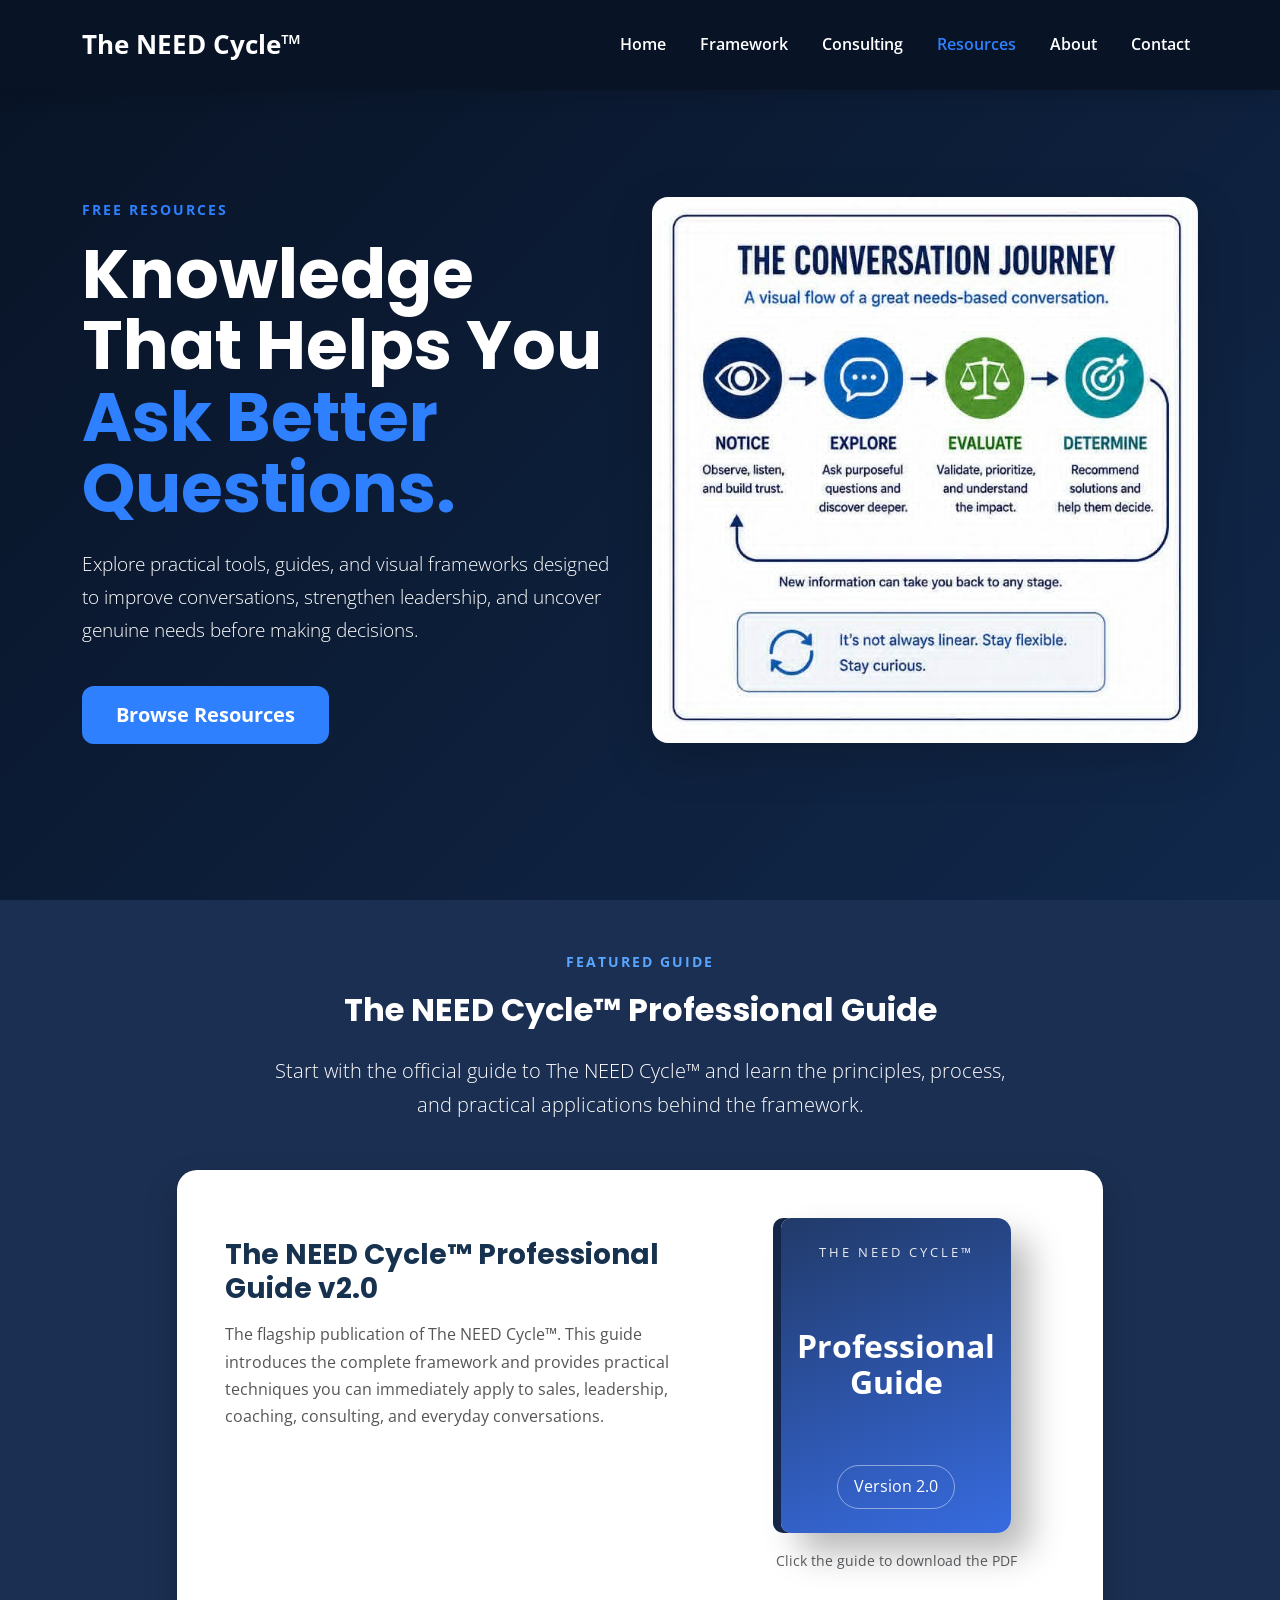
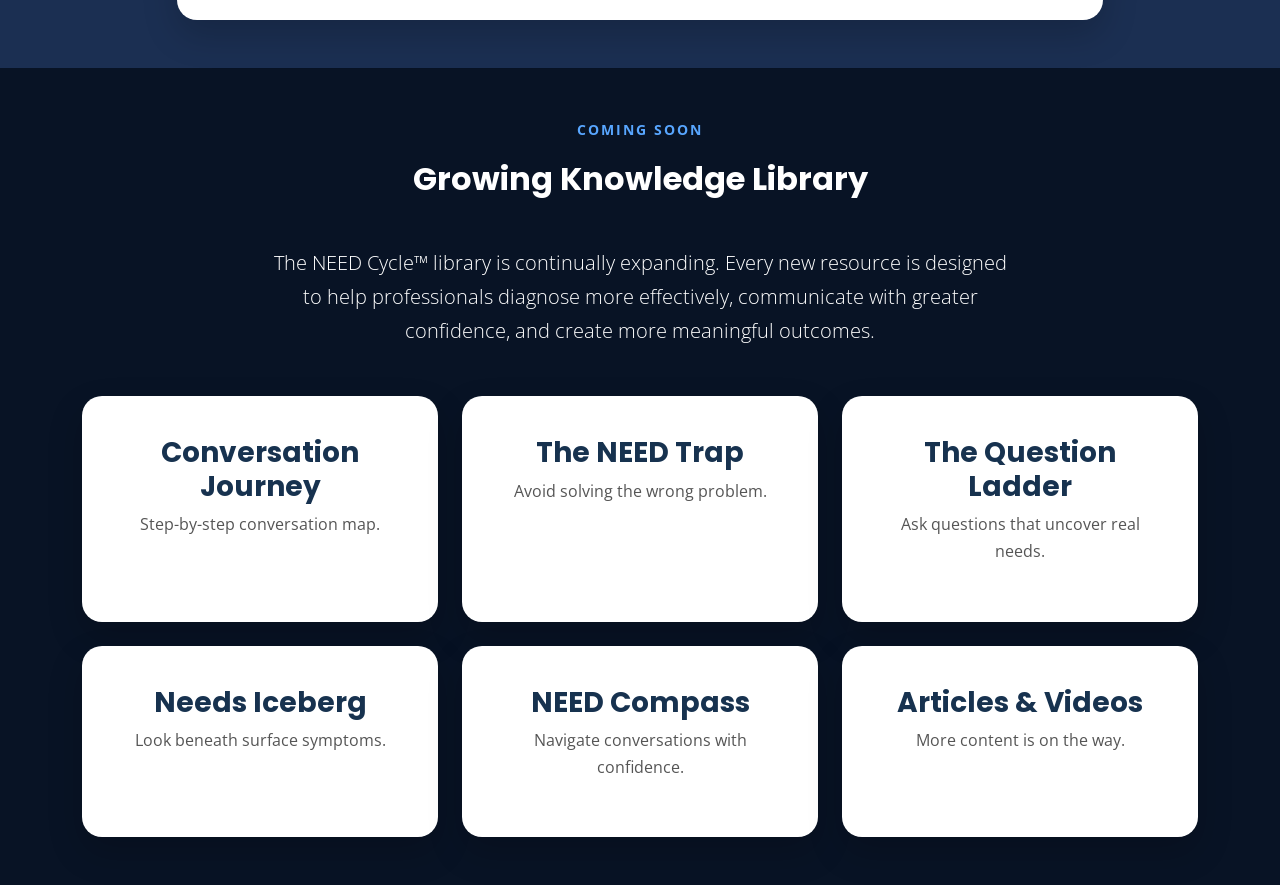
<file: resources.html>
<!DOCTYPE html>
<html lang="en">
<head>
<meta charset="UTF-8">
<meta name="viewport" content="width=device-width, initial-scale=1.0">
<title>Resources | The NEED Cycle™</title>

<link href="https://cdn.jsdelivr.net/npm/bootstrap@5.3.7/dist/css/bootstrap.min.css" rel="stylesheet">
<link href="https://fonts.googleapis.com/css2?family=Poppins:wght@300;400;600;700;800&family=Open+Sans:wght@300;400;600&display=swap" rel="stylesheet">
<link rel="stylesheet" href="styles.css">
</head>
<body>

<nav class="navbar navbar-expand-lg navbar-dark fixed-top">
<div class="container">
<a class="navbar-brand fw-bold" href="index.html">The NEED Cycle™</a>
<button class="navbar-toggler" type="button" data-bs-toggle="collapse" data-bs-target="#navbar">
<span class="navbar-toggler-icon"></span>
</button>
<div class="collapse navbar-collapse" id="navbar">
<ul class="navbar-nav ms-auto">
<li class="nav-item"><a class="nav-link" href="index.html">Home</a></li>
<li class="nav-item"><a class="nav-link" href="framework.html">Framework</a></li>
<li class="nav-item"><a class="nav-link" href="consulting.html">Consulting</a></li>
<li class="nav-item"><a class="nav-link active" href="resources.html">Resources</a></li>
<li class="nav-item"><a class="nav-link" href="about.html">About</a></li>
<li class="nav-item"><a class="nav-link" href="contact.html">Contact</a></li>
</ul>
</div>
</div>
</nav>

<section class="hero">
<div class="container">
<div class="row align-items-center gy-5">
<div class="col-lg-6">
<span class="section-tag">FREE RESOURCES</span>
<h1 class="mt-3">Knowledge That Helps You <span>Ask Better Questions.</span></h1>
<p class="lead mt-4">
Explore practical tools, guides, and visual frameworks designed to improve conversations, strengthen leadership, and uncover genuine needs before making decisions.
</p>
<a href="#featured" class="btn btn-primary btn-lg mt-4">Browse Resources</a>
</div>

<div class="col-lg-6 text-center">
<img src="images/conversation-journey.jpg" class="img-fluid rounded-4 shadow-lg" alt="Conversation Journey">
</div>
</div>
</div>
</section>

<section id="featured" class="py-5" style="background:#1b2f52;">
<div class="container">
<div class="text-center mb-5">
<span class="section-tag">FEATURED GUIDE</span>
<h2 class="mt-3">The NEED Cycle™ Professional Guide</h2>
<p class="lead col-lg-8 mx-auto mt-4">
Start with the official guide to The NEED Cycle™ and learn the principles, process, and practical applications behind the framework.
</p>
</div>

<div class="row justify-content-center">
<div class="col-lg-10">

<div class="service-card p-5">
<div class="row align-items-center g-5">
<div class="col-lg-7 text-start">
<h3 class="mb-3">The NEED Cycle™ Professional Guide v2.0</h3>
<p class="mb-4">The flagship publication of The NEED Cycle™. This guide introduces the complete framework and provides practical techniques you can immediately apply to sales, leadership, coaching, consulting, and everyday conversations.</p>

<div class="row">
<div class="col-sm-6">
<ul class="list-unstyled">
<li>✔ Complete framework</li>
<li>✔ Practical examples</li>
<li>✔ Conversation strategies</li>
</ul>
</div>
<div class="col-sm-6">
<ul class="list-unstyled">
<li>✔ Leadership applications</li>
<li>✔ Coaching techniques</li>
<li>✔ Version 2.0</li>
</ul>
</div>
</div>



</div>


<div class="col-lg-5 text-center">
<a href="downloads/The%20NEED%20Cycle%20-%20Professional%20Guide%20v2.0.pdf"
   target="_blank"
   download
   style="text-decoration:none;display:inline-block;">
<div style="width:230px;height:315px;margin:auto;border-radius:10px 14px 14px 10px;
background:linear-gradient(160deg,#213a69 0%,#376be0 100%);
color:white;display:flex;flex-direction:column;justify-content:flex-start;
align-items:center;padding:24px 20px;
box-shadow:18px 20px 35px rgba(0,0,0,.28), -8px 0 0 #16284a;
transition:transform .25s ease, box-shadow .25s ease;
cursor:pointer;"
onmouseover="this.style.transform='translateY(-8px) rotate(-2deg)';this.style.boxShadow='24px 28px 45px rgba(0,0,0,.35), -8px 0 0 #16284a';"
onmouseout="this.style.transform='';this.style.boxShadow='18px 20px 35px rgba(0,0,0,.28), -8px 0 0 #16284a';">
<div style="font-size:.8rem;letter-spacing:3px;opacity:.9;">THE NEED CYCLE™</div>
<div style="flex:1;display:flex;align-items:center;justify-content:center;text-align:center;">
<div>
<div style="font-size:2rem;font-weight:700;line-height:1.15;">Professional<br>Guide</div>
</div>
</div>
<div style="border:1px solid rgba(255,255,255,.45);padding:7px 16px;border-radius:999px;">Version 2.0</div>
</div>
</a>
<div class="mt-3 text-muted small">Click the guide to download the PDF</div>
</div>
</div>
</div>

</div>
</div>

</div>
</div>
</div>
</section>

<section class="py-5" style="background:#081325;">
<div class="container">
<div class="text-center mb-5">
<span class="section-tag">COMING SOON</span>
<h2 class="mt-3">Growing Knowledge Library</h2>
</div><p class="lead text-center col-lg-8 mx-auto mb-5">The NEED Cycle™ library is continually expanding. Every new resource is designed to help professionals diagnose more effectively, communicate with greater confidence, and create more meaningful outcomes.</p>

<div class="row g-4">
<div class="col-md-4"><div class="service-card"><h3>Conversation Journey</h3><p>Step-by-step conversation map.</p></div></div>
<div class="col-md-4"><div class="service-card"><h3>The NEED Trap</h3><p>Avoid solving the wrong problem.</p></div></div>
<div class="col-md-4"><div class="service-card"><h3>The Question Ladder</h3><p>Ask questions that uncover real needs.</p></div></div>
<div class="col-md-4"><div class="service-card"><h3>Needs Iceberg</h3><p>Look beneath surface symptoms.</p></div></div>
<div class="col-md-4"><div class="service-card"><h3>NEED Compass</h3><p>Navigate conversations with confidence.</p></div></div>
<div class="col-md-4"><div class="service-card"><h3>Articles & Videos</h3><p>More content is on the way.</p></div></div>
</div>
</div>
</section>

<script src="https://cdn.jsdelivr.net/npm/bootstrap@5.3.7/dist/js/bootstrap.bundle.min.js"></script>
</body>
</html>
</file>
<file: styles.css>
/* Full rewritten stylesheet */

*{margin:0;padding:0;box-sizing:border-box}
html{scroll-behavior:smooth}
body{font-family:'Open Sans',sans-serif;background:#081325;color:#fff;line-height:1.7}
img{max-width:100%;display:block}
a{text-decoration:none}
h1,h2,h3,h4,h5,h6{font-family:'Poppins',sans-serif;font-weight:700}
.navbar{background:#081325;padding:18px 0;box-shadow:0 2px 20px rgba(0,0,0,.18)}
.navbar-brand{font-size:1.6rem;font-weight:800}
.nav-link{color:#fff!important;margin-left:18px;font-weight:600}
.nav-link:hover,.nav-link.active{color:#2F80FF!important}
.hero{min-height:100vh;display:flex;align-items:center;background:linear-gradient(135deg,#081325,#11284B);padding:120px 0 80px}
.hero-sm{min-height:58vh}
.hero h1{font-size:4.25rem;line-height:1.05}.hero span{color:#2F80FF}.hero p,.hero .lead{font-size:1.2rem}
.btn{border-radius:12px;padding:14px 34px;font-weight:700}.btn-primary{background:#2F80FF;border:none}.btn-primary:hover{background:#1d6de8}
.section-tag{display:inline-block;color:#58a6ff;font-size:.85rem;font-weight:700;letter-spacing:2px;text-transform:uppercase}
#about-framework{background:#122544;padding:90px 0}
.framework-intro{max-width:850px;margin:auto;text-align:center}
.flip-card{perspective:1200px;height:430px}.flip-card-inner{position:relative;width:100%;height:100%;transform-style:preserve-3d;transition:.7s}.flip-card.flipped .flip-card-inner{transform:rotateY(180deg)}
.flip-card-front,.flip-card-back{position:absolute;inset:0;border-radius:20px;padding:30px;display:flex;flex-direction:column;justify-content:center;align-items:center;backface-visibility:hidden;box-shadow:0 18px 40px rgba(0,0,0,.25)}
.flip-card-front{background:#fff;color:#17324f}.flip-card-back{background:linear-gradient(135deg,#1b4da1,#2F80FF);color:#fff;transform:rotateY(180deg);align-items:flex-start;text-align:left}
.need-icon{font-size:3.2rem;margin-bottom:18px}
.service-card{background:#fff;border-radius:20px;padding:40px;height:100%;text-align:center;box-shadow:0 15px 35px rgba(0,0,0,.18)}
.service-card:hover{transform:translateY(-8px)}
.service-card h3{color:#17324f}.service-card p{color:#555}.service-icon{font-size:3rem;margin-bottom:20px}
.about-dark{background:#081325}.about-photo{width:100%;max-width:300px;margin:auto;border-radius:18px;box-shadow:0 20px 50px rgba(0,0,0,.35)}
.principles{max-width:850px;margin:auto}.belief-item{padding:28px 0;border-bottom:1px solid rgba(255,255,255,.08)}.belief-item:last-child{border-bottom:none}.belief-item h3{color:#fff;margin-bottom:10px}
.expertise-card{background:#122544;border:1px solid rgba(255,255,255,.08);border-radius:20px;padding:36px;height:100%}
.expertise-card h3{text-align:center;margin-bottom:28px;color:#fff;line-height:1.3}
.experience-list{list-style:none;padding:0;margin:0}.experience-list li{padding:14px 0;border-bottom:1px solid rgba(255,255,255,.08)}.experience-list li:last-child{border-bottom:none}
.lesson-complete{max-width:900px;margin:70px auto 0;padding:50px;border-radius:24px;background:linear-gradient(135deg,#12305d,#2F80FF);text-align:center;opacity:0;transform:translateY(40px);transition:.5s}.lesson-complete.show{opacity:1;transform:none}
@media(max-width:991px){.hero{min-height:auto;padding:140px 0 80px}.hero h1{font-size:3.2rem}.flip-card{height:470px}}
@media(max-width:768px){.hero h1{font-size:2.6rem}h2{font-size:2rem}.nav-link{margin-left:0}.flip-card{height:510px}.about-photo{margin-bottom:35px}.expertise-card{margin-bottom:20px}}
</file>
